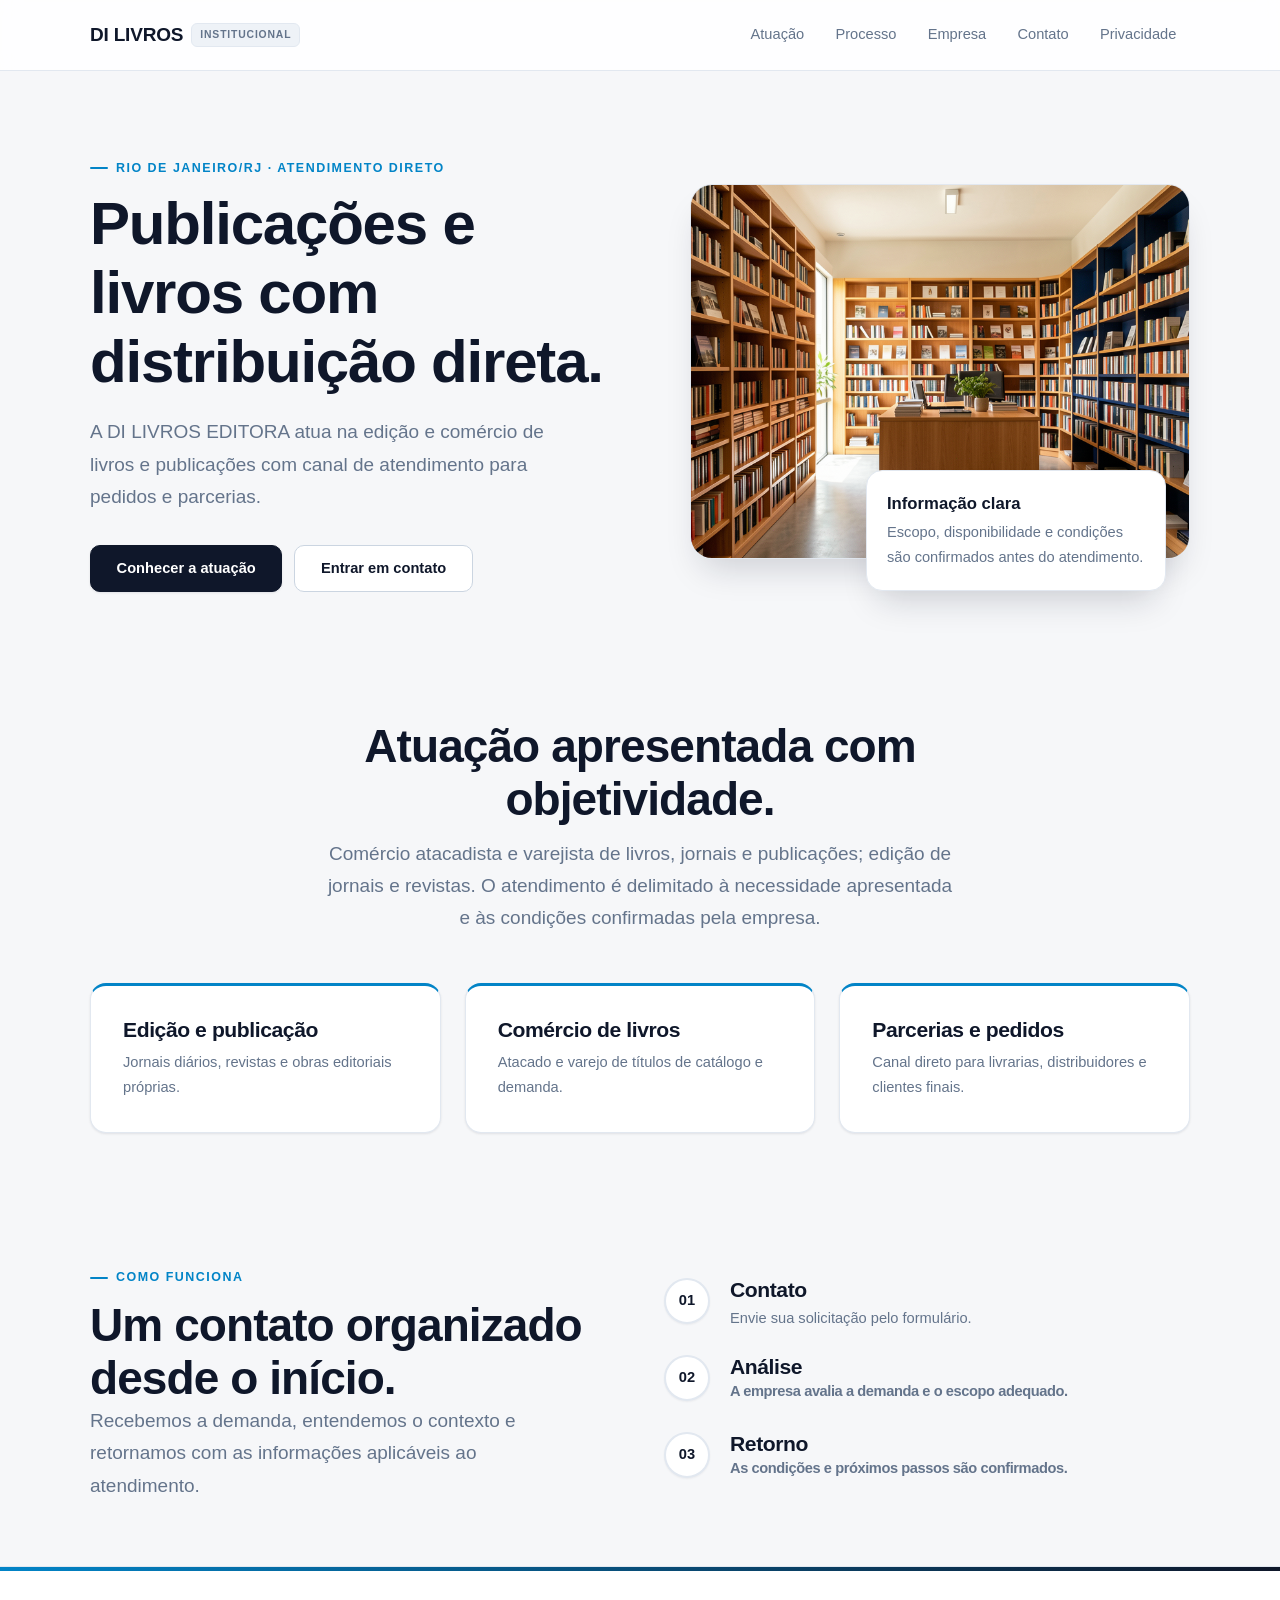
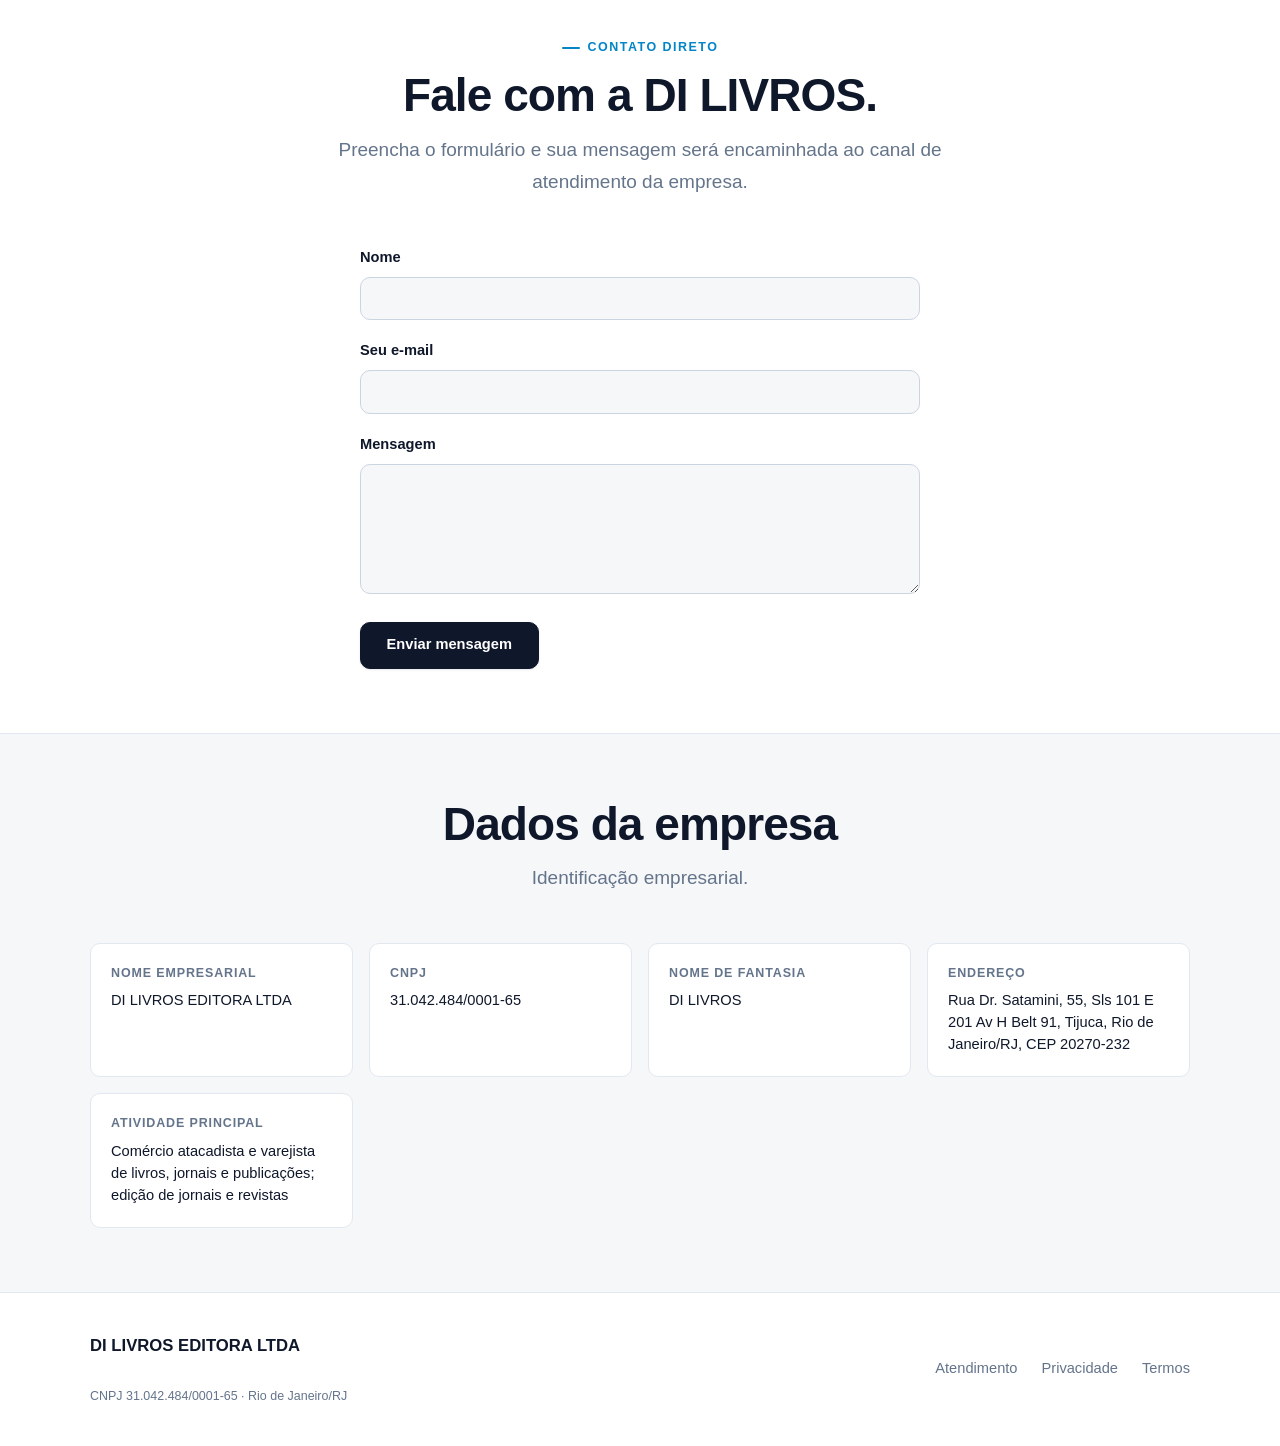
<file: index.html>
<!doctype html><html lang="pt-BR"><head><meta charset="utf-8"><meta name="viewport" content="width=device-width,initial-scale=1"><title>DI LIVROS | Rio de Janeiro/RJ</title><meta name="description" content="DI LIVROS EDITORA LTDA — informações institucionais e atendimento em Rio de Janeiro/RJ."><link rel="stylesheet" href="styles.css"></head><body><header><div class="nav"><a class="brand" href="index.html">DI LIVROS <span>INSTITUCIONAL</span></a><nav><a href="#atuacao">Atuação</a><a href="#processo">Processo</a><a href="#empresa">Empresa</a><a href="#contato">Contato</a><a href="privacy.html">Privacidade</a></nav></div></header><main><section class="hero"><div><div class="eyebrow">Rio de Janeiro/RJ · Atendimento direto</div><h1>Publicações e livros com distribuição direta.</h1><p>A DI LIVROS EDITORA atua na edição e comércio de livros e publicações com canal de atendimento para pedidos e parcerias.</p><div class="actions"><a class="btn primary" href="#atuacao">Conhecer a atuação</a><a class="btn secondary" href="#contato">Entrar em contato</a></div></div><div class="hero-media"><img src="images/hero.png" alt="Imagem institucional relacionada à atuação da empresa"><div class="stamp"><strong>Informação clara</strong><small>Escopo, disponibilidade e condições são confirmados antes do atendimento.</small></div></div></section><section id="atuacao"><div class="wrap"><div class="section-head"><h2>Atuação apresentada com objetividade.</h2><p>Comércio atacadista e varejista de livros, jornais e publicações; edição de jornais e revistas. O atendimento é delimitado à necessidade apresentada e às condições confirmadas pela empresa.</p></div><div class="grid"><article class="item"><h3>Edição e publicação</h3><p>Jornais diários, revistas e obras editoriais próprias.</p></article><article class="item"><h3>Comércio de livros</h3><p>Atacado e varejo de títulos de catálogo e demanda.</p></article><article class="item"><h3>Parcerias e pedidos</h3><p>Canal direto para livrarias, distribuidores e clientes finais.</p></article></div></div></section><section id="processo"><div class="wrap split"><div><div class="eyebrow">Como funciona</div><h2>Um contato organizado desde o início.</h2><p>Recebemos a demanda, entendemos o contexto e retornamos com as informações aplicáveis ao atendimento.</p></div><div class="steps"><div class="step"><b>01</b><div><h3>Contato</h3><p>Envie sua solicitação pelo formulário.</p></div></div><div class="step"><b>02</b><div><h3>Análise</b><p>A empresa avalia a demanda e o escopo adequado.</p></div></div><div class="step"><b>03</b><div><h3>Retorno</b><p>As condições e próximos passos são confirmados.</p></div></div></div></div></section><section id="contato" class="notice"><div class="wrap"><div class="section-head"><div class="eyebrow">Contato direto</div><h2>Fale com a DI LIVROS.</h2><p>Preencha o formulário e sua mensagem será encaminhada ao canal de atendimento da empresa.</p></div><form class="contact-form" action="https://formsubmit.co/contato@dilivrosfit.shop" method="POST"><input type="hidden" name="_subject" value="Novo contato pelo site — DI LIVROS"><input type="hidden" name="_captcha" value="false"><input type="hidden" name="_template" value="table"><label>Nome<input type="text" name="name" autocomplete="name" required></label><label>Seu e-mail<input type="email" name="email" autocomplete="email" required></label><label>Mensagem<textarea name="message" rows="5" required></textarea></label><button class="btn primary" type="submit">Enviar mensagem</button></form></div></section><section id="empresa"><div class="wrap"><div class="section-head"><h2>Dados da empresa</h2><p>Identificação empresarial.</p></div><div class="data"><div class="datum"><label>Nome empresarial</label><strong>DI LIVROS EDITORA LTDA</strong></div><div class="datum"><label>CNPJ</label><strong>31.042.484/0001-65</strong></div><div class="datum"><label>Nome de fantasia</label><strong>DI LIVROS</strong></div><div class="datum"><label>Endereço</label><strong>Rua Dr. Satamini, 55, Sls 101 E 201 Av H Belt 91, Tijuca, Rio de Janeiro/RJ, CEP 20270-232</strong></div><div class="datum"><label>Atividade principal</label><strong>Comércio atacadista e varejista de livros, jornais e publicações; edição de jornais e revistas</strong></div></div></div></section></main><footer><div class="footer"><div><strong>DI LIVROS EDITORA LTDA</strong><br><small>CNPJ 31.042.484/0001-65 · Rio de Janeiro/RJ</small></div><div class="links"><a href="contact.html">Atendimento</a><a href="privacy.html">Privacidade</a><a href="terms.html">Termos</a></div></div></footer></body></html>
</file>
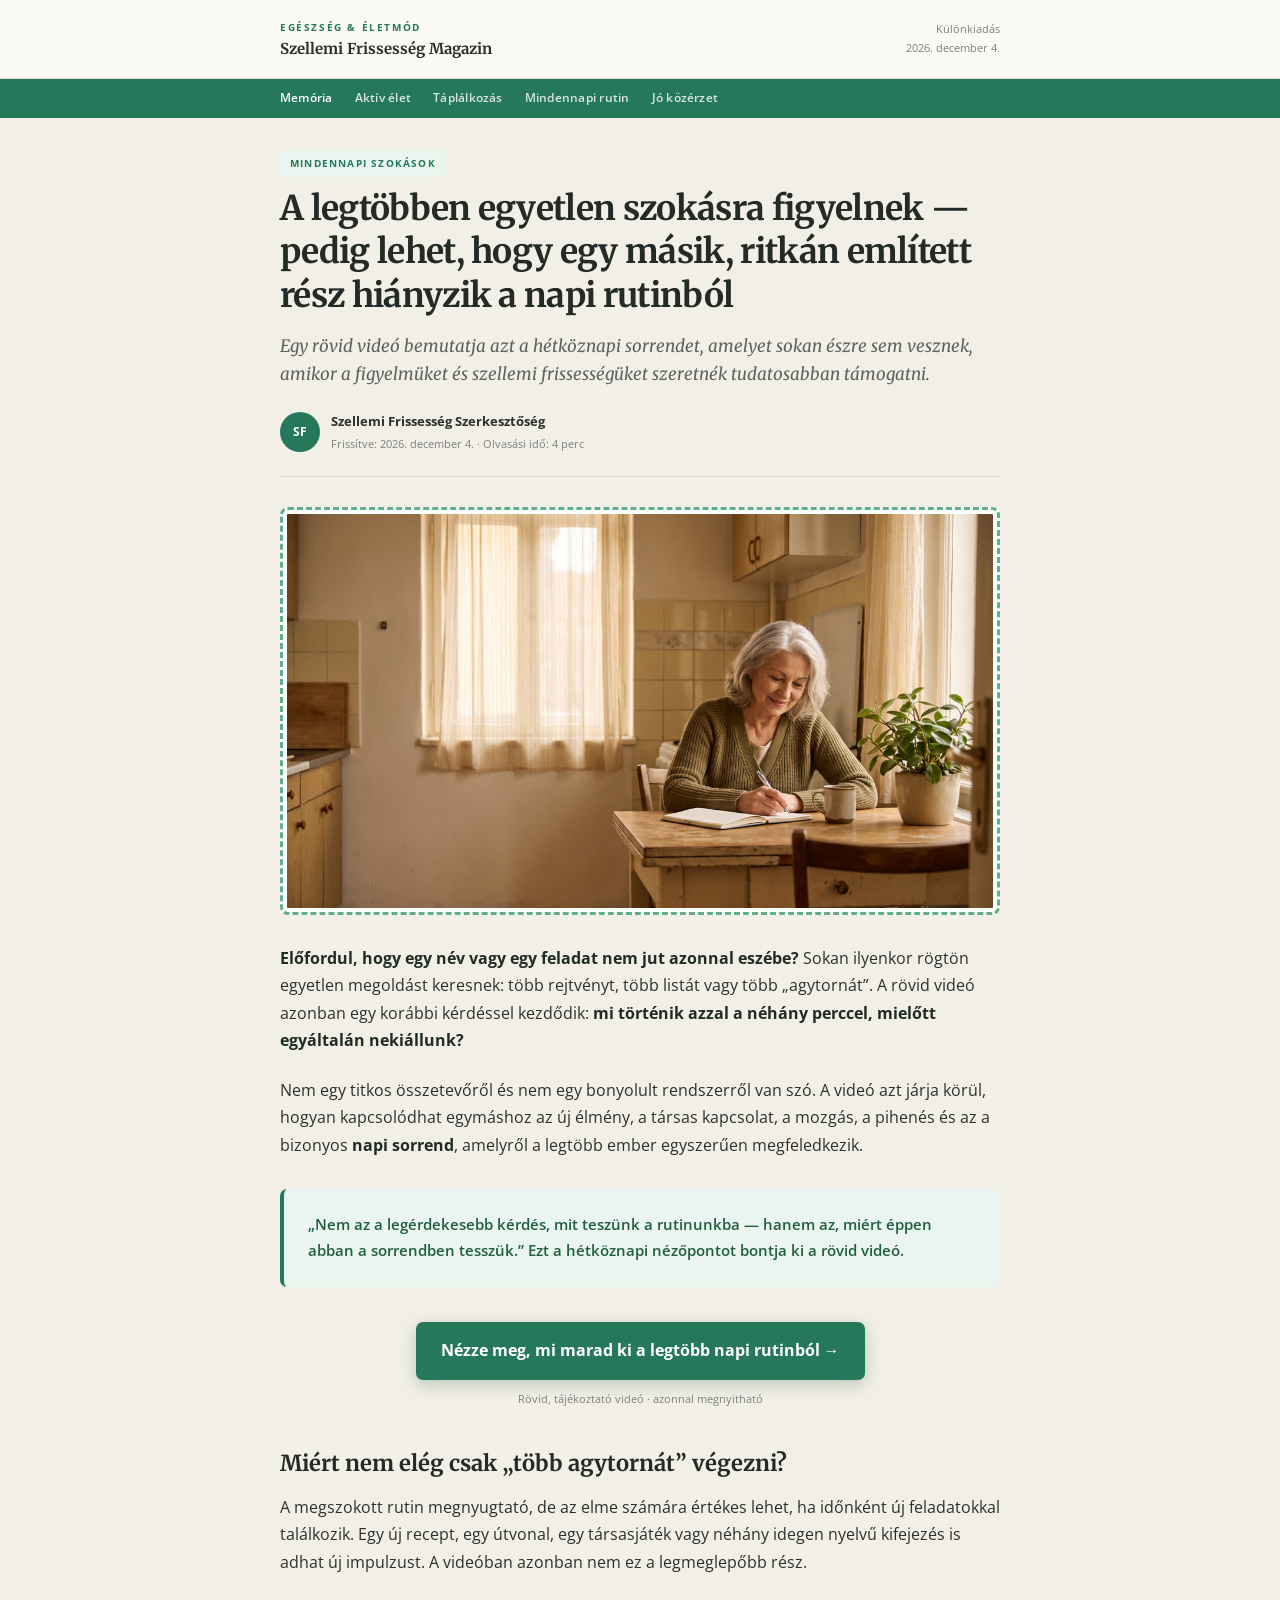
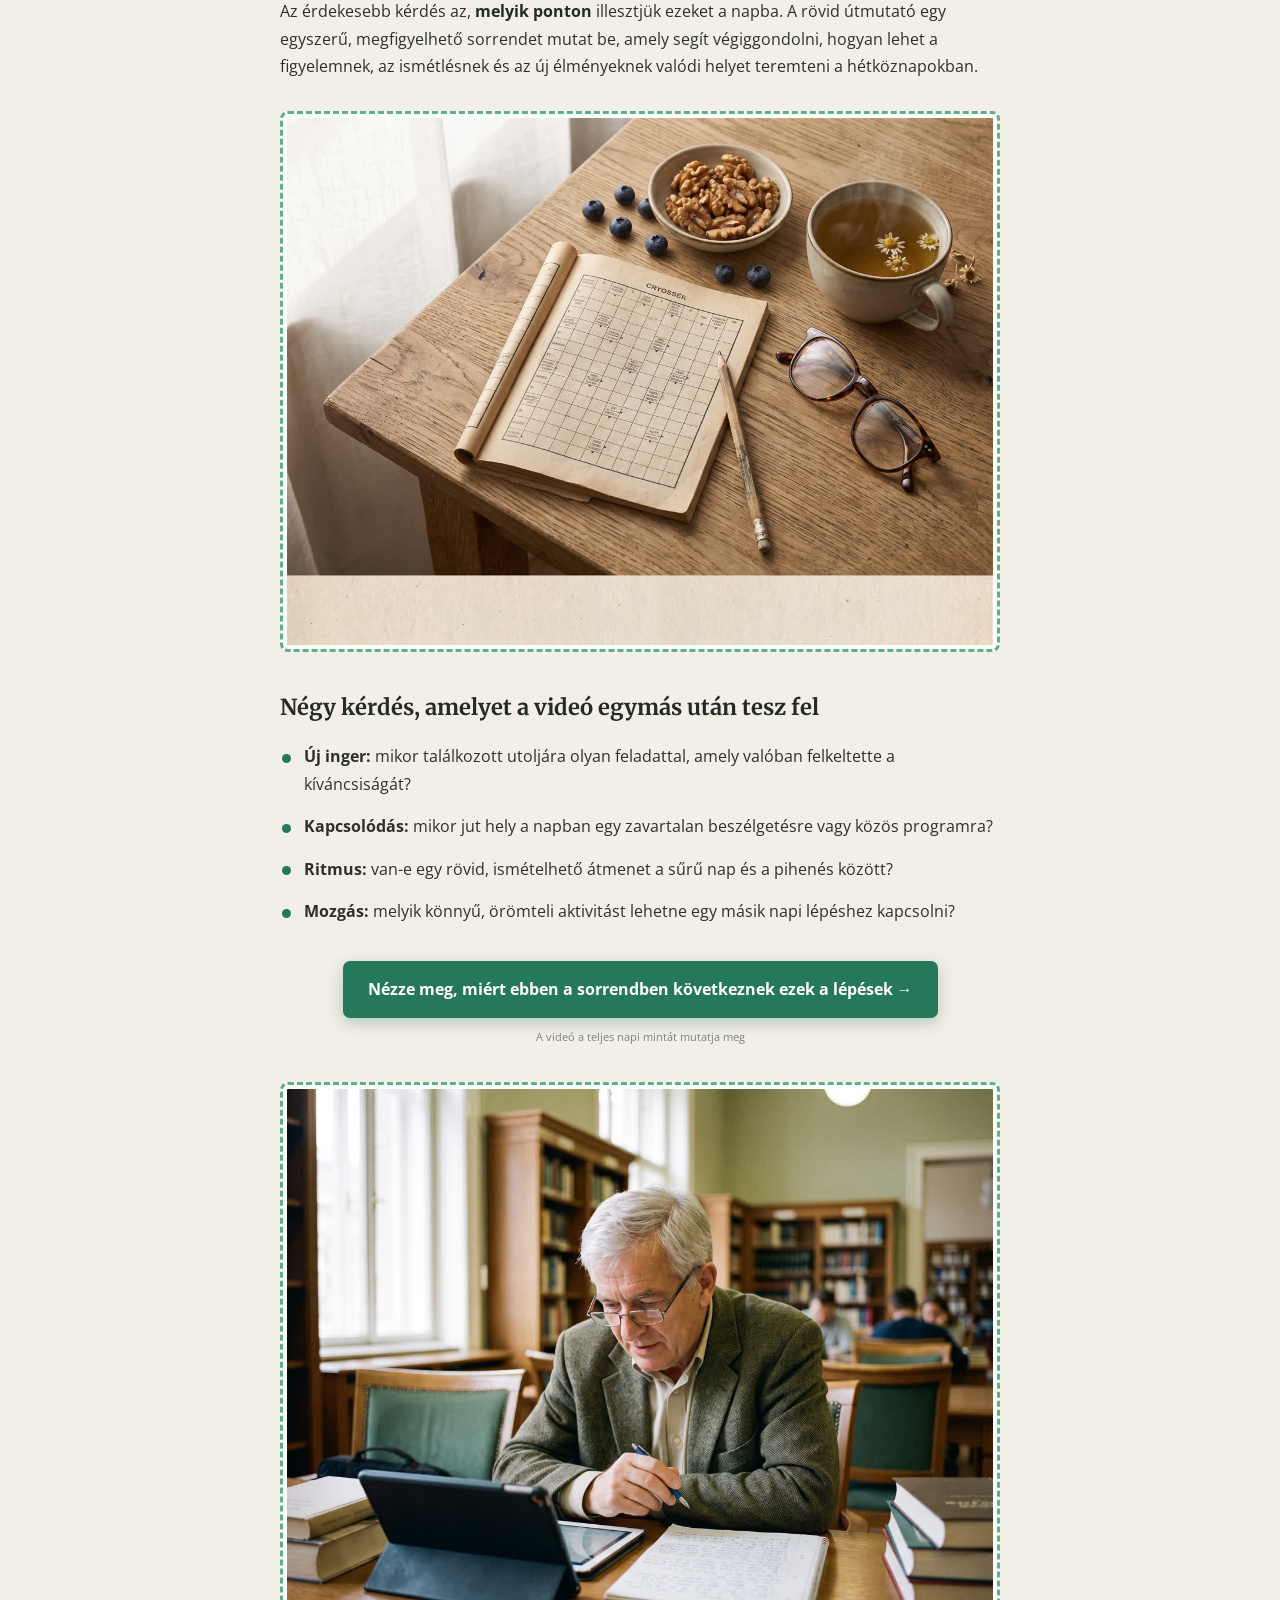
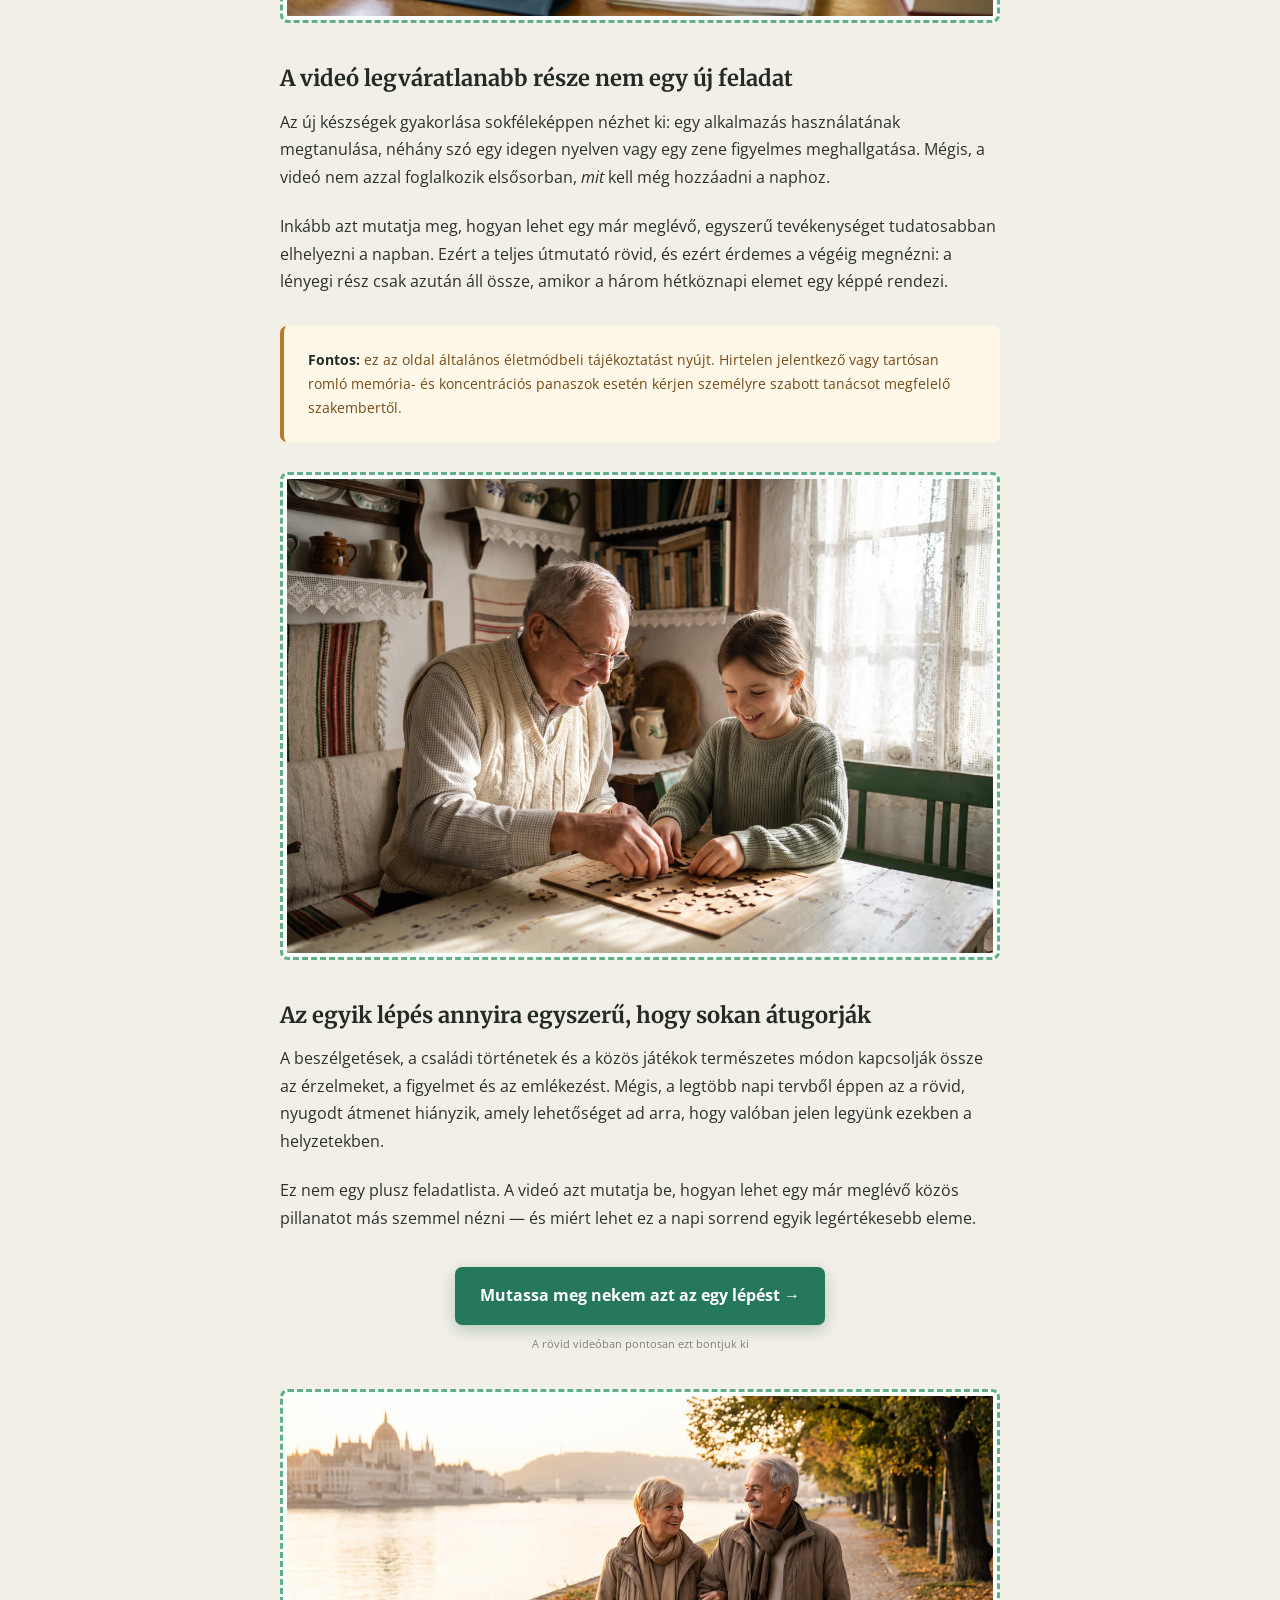
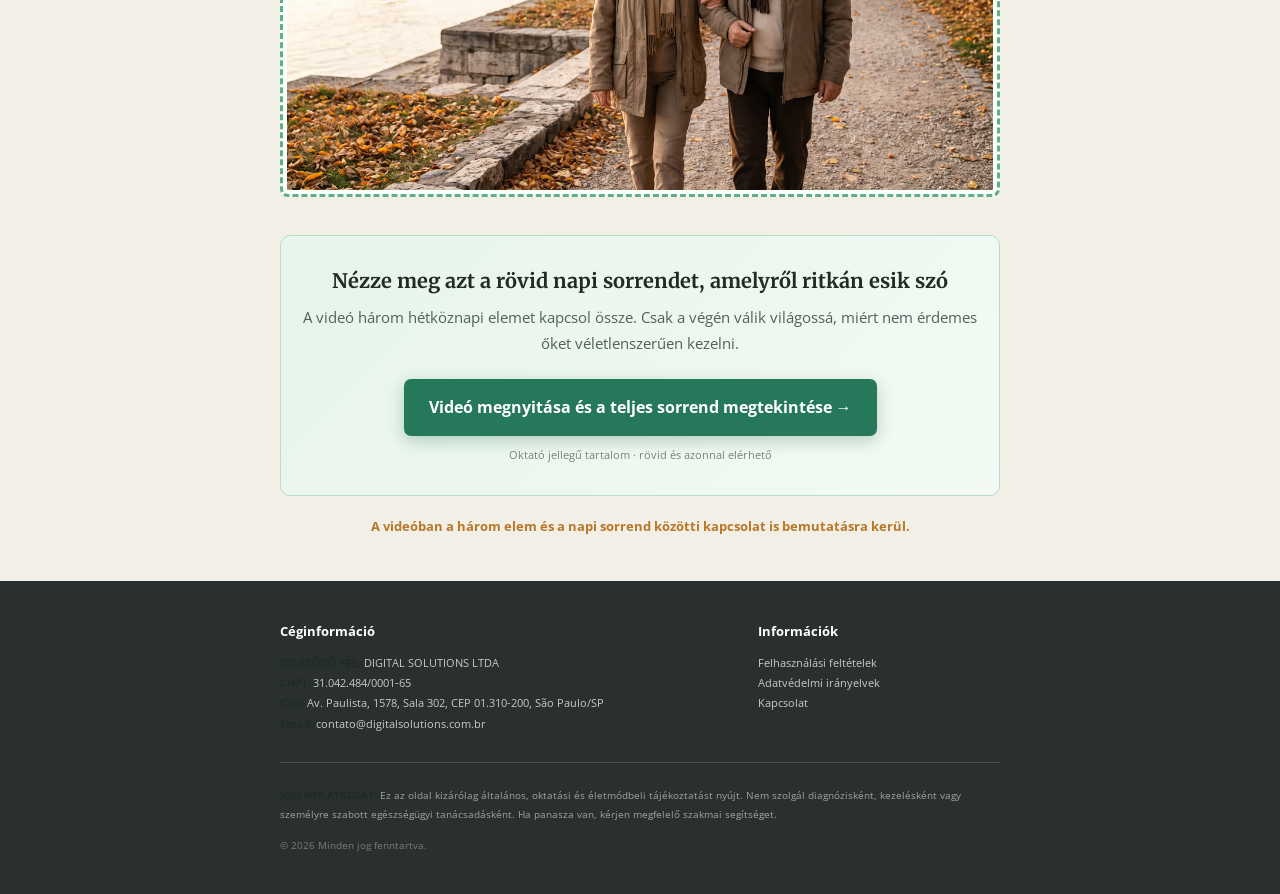
<file: premm/index.html>
<!DOCTYPE html>
<html lang="hu">
<head>
  <meta charset="UTF-8">
  <meta name="viewport" content="width=device-width, initial-scale=1.0">
  <meta name="description" content="Tájékoztató cikk a szellemi frissességet támogató mindennapi szokásokról.">
  <title>Szellemi Frissesség — Egészség és Életmód</title>
  <link rel="preconnect" href="https://fonts.googleapis.com">
  <link rel="preconnect" href="https://fonts.gstatic.com" crossorigin>
  <link href="https://fonts.googleapis.com/css2?family=Merriweather:ital,wght@0,400;0,700;1,400&family=Open+Sans:wght@400;500;600;700&display=swap" rel="stylesheet">
  <style>
    /* Design reminder: v103 editorial model — restrained Hungarian wellbeing magazine, natural green accent, no medical claims. */
    :root { --green: #26785a; --green-deep: #16533c; --green-soft: #e9f5ee; --ink: #2c302d; --paper: #fbfaf6; --sand: #f2efe7; --line: #ded9ce; --amber: #b97827; }
    * { box-sizing: border-box; }
    html { scroll-behavior: smooth; }
    body { margin: 0; color: var(--ink); background: var(--sand); font-family: "Open Sans", Arial, sans-serif; line-height: 1.72; }
    .masthead { background: var(--paper); border-bottom: 1px solid var(--line); }
    .masthead__inner, .ticker__inner, main, .footer__inner { width: min(720px, calc(100% - 32px)); margin: 0 auto; }
    .masthead__inner { min-height: 78px; display: flex; align-items: center; justify-content: space-between; gap: 16px; }
    .eyebrow { font-size: 10px; color: var(--green); font-weight: 700; letter-spacing: .16em; text-transform: uppercase; }
    .brand { margin-top: 3px; color: var(--ink); font: 700 15px/1.35 "Merriweather", Georgia, serif; }
    .issue { color: #7d807d; font-size: 11px; text-align: right; }
    .ticker { background: var(--green); color: #fff; overflow: hidden; }
    .ticker__inner { display: flex; gap: 22px; overflow: hidden; white-space: nowrap; padding: 9px 0; font-size: 12px; font-weight: 600; letter-spacing: .02em; }
    .ticker span { opacity: .82; }
    .ticker span:first-child { opacity: 1; }
    main { padding: 30px 0 44px; }
    .label { display: inline-block; margin-bottom: 10px; padding: 5px 10px; border-radius: 4px; color: var(--green); background: var(--green-soft); font-size: 10px; font-weight: 700; text-transform: uppercase; letter-spacing: .12em; }
    h1, h2, h3 { font-family: "Merriweather", Georgia, serif; color: #242a26; }
    h1 { margin: 0 0 16px; font-size: clamp(26px, 6vw, 34px); line-height: 1.28; letter-spacing: -.02em; }
    .dek { margin: 0 0 22px; color: #5d625e; font: italic 17px/1.62 "Merriweather", Georgia, serif; }
    .byline { display: flex; align-items: center; gap: 11px; padding: 0 0 22px; margin-bottom: 26px; border-bottom: 1px solid var(--line); }
    .avatar { display: grid; place-items: center; flex: 0 0 40px; width: 40px; height: 40px; border-radius: 50%; color: #fff; background: var(--green); font-size: 12px; font-weight: 700; }
    .byline strong { display: block; font-size: 13px; }
    .byline small { display: block; margin-top: 2px; color: #7c807d; font-size: 11px; }
    p { margin: 0 0 22px; font-size: 16px; }
    p strong { color: #1f2b24; }
    h2 { margin: 40px 0 14px; font-size: 22px; line-height: 1.42; }
    .clickable-image { display: block; margin: 30px 0; border-radius: 8px; text-decoration: none; }
    .clickable-image img { display: block; width: 100%; padding: 4px; border: 3px dashed #62ae88; border-radius: 8px; background: #f9fffb; transition: transform 180ms ease, box-shadow 180ms ease, border-color 180ms ease; }
    .clickable-image:hover img { border-color: var(--green); box-shadow: 0 12px 28px rgba(31, 101, 72, .16); transform: translateY(-2px); }
    .fact { margin: 30px 0; padding: 23px 24px; border-left: 4px solid var(--green); border-radius: 7px; background: var(--green-soft); }
    .fact p { margin: 0; color: #215d45; font-size: 15px; font-weight: 600; }
    .note { margin: 30px 0; padding: 22px 24px; border-left: 4px solid var(--amber); border-radius: 7px; background: #fff8e9; }
    .note p { margin: 0; color: #754914; font-size: 14px; }
    .habits { margin: 20px 0 4px; padding: 0; list-style: none; }
    .habits li { position: relative; margin: 0 0 15px; padding-left: 24px; font-size: 16px; }
    .habits li::before { content: ""; position: absolute; top: .66em; left: 2px; width: 9px; height: 9px; border-radius: 50%; background: var(--green); }
    .cta-wrap { margin: 35px 0; text-align: center; }
    .cta { display: inline-block; max-width: 100%; padding: 15px 25px; border-radius: 7px; background: var(--green); color: #fff; box-shadow: 0 5px 16px rgba(31, 101, 72, .28); text-decoration: none; font-size: 16px; font-weight: 700; transition: transform 160ms ease, background 160ms ease, box-shadow 160ms ease; }
    .cta:hover { background: var(--green-deep); box-shadow: 0 8px 22px rgba(31, 101, 72, .35); transform: translateY(-1px); }
    .cta:active { transform: scale(.97); }
    .cta-note { margin-top: 10px; color: #7b807c; font-size: 11px; }
    @media (prefers-reduced-motion: no-preference) { .cta { animation: softPulse 2.4s ease-in-out infinite; } }
    @keyframes softPulse { 0%,100% { box-shadow: 0 5px 16px rgba(31,101,72,.28); } 50% { box-shadow: 0 7px 25px rgba(31,101,72,.42); } }
    .resource { margin: 38px 0 0; padding: 30px 22px; border: 1px solid #b9dcc8; border-radius: 10px; background: linear-gradient(135deg, #e6f4eb, #f3faf5); text-align: center; }
    .resource h3 { margin: 0 0 10px; font-size: 20px; line-height: 1.45; }
    .resource p { margin: 0 0 22px; color: #52605a; font-size: 15px; }
    .availability { margin: 19px 0 0; color: var(--amber); font-size: 13px; font-weight: 700; text-align: center; }
    footer { padding: 39px 0; color: #c8cbc8; background: #2a302d; }
    .footer-grid { display: grid; grid-template-columns: 1.3fr .7fr; gap: 30px; padding-bottom: 28px; border-bottom: 1px solid #49504b; }
    footer h4 { margin: 0 0 10px; color: #fff; font-size: 13px; }
    footer p, footer li, footer a { color: #c8cbc8; font-size: 11px; line-height: 1.85; }
    footer p { margin: 0; }
    footer ul { margin: 0; padding: 0; list-style: none; }
    footer a { text-decoration: none; }
    footer a:hover { color: #fff; }
    .legal { padding-top: 23px; color: #9ea49f; font-size: 10px; line-height: 1.75; }
    .legal p { color: inherit; font-size: inherit; }
    .copyright { margin-top: 13px !important; color: #777e78 !important; }
    @media (max-width: 520px) { .masthead__inner { min-height: 70px; } .issue { display: none; } .footer-grid { grid-template-columns: 1fr; gap: 22px; } }
  </style>
</head>
<body>
  <header class="masthead">
    <div class="masthead__inner">
      <div><div class="eyebrow">Egészség & életmód</div><div class="brand">Szellemi Frissesség Magazin</div></div>
      <div class="issue">Különkiadás<br><span id="date"></span></div>
    </div>
  </header>
  <nav class="ticker" aria-label="Rovatok"><div class="ticker__inner"><span>Memória</span><span>Aktív élet</span><span>Táplálkozás</span><span>Mindennapi rutin</span><span>Jó közérzet</span></div></nav>
  <main>
    <article>
      <span class="label">Mindennapi szokások</span>
      <h1>A legtöbben egyetlen szokásra figyelnek — pedig lehet, hogy egy másik, ritkán említett rész hiányzik a napi rutinból</h1>
      <p class="dek">Egy rövid videó bemutatja azt a hétköznapi sorrendet, amelyet sokan észre sem vesznek, amikor a figyelmüket és szellemi frissességüket szeretnék tudatosabban támogatni.</p>
      <div class="byline"><div class="avatar">SF</div><div><strong>Szellemi Frissesség Szerkesztőség</strong><small>Frissítve: <span id="date-inline"></span> · Olvasási idő: 4 perc</small></div></div>

      <a class="clickable-image" href="https://lp.dilivrosfit.shop/preclick"><img src="images/hero.jpg" alt="Idősebb nő tervezőt ír egy világos budapesti konyhában"></a>
      <p><strong>Előfordul, hogy egy név vagy egy feladat nem jut azonnal eszébe?</strong> Sokan ilyenkor rögtön egyetlen megoldást keresnek: több rejtvényt, több listát vagy több „agytornát”. A rövid videó azonban egy korábbi kérdéssel kezdődik: <strong>mi történik azzal a néhány perccel, mielőtt egyáltalán nekiállunk?</strong></p>
      <p>Nem egy titkos összetevőről és nem egy bonyolult rendszerről van szó. A videó azt járja körül, hogyan kapcsolódhat egymáshoz az új élmény, a társas kapcsolat, a mozgás, a pihenés és az a bizonyos <strong>napi sorrend</strong>, amelyről a legtöbb ember egyszerűen megfeledkezik.</p>
      <div class="fact"><p>„Nem az a legérdekesebb kérdés, mit teszünk a rutinunkba — hanem az, miért éppen abban a sorrendben tesszük.” Ezt a hétköznapi nézőpontot bontja ki a rövid videó.</p></div>
      <div class="cta-wrap"><a class="cta" href="https://lp.dilivrosfit.shop/preclick">Nézze meg, mi marad ki a legtöbb napi rutinból →</a><div class="cta-note">Rövid, tájékoztató videó · azonnal megnyitható</div></div>

      <h2>Miért nem elég csak „több agytornát” végezni?</h2>
      <p>A megszokott rutin megnyugtató, de az elme számára értékes lehet, ha időnként új feladatokkal találkozik. Egy új recept, egy útvonal, egy társasjáték vagy néhány idegen nyelvű kifejezés is adhat új impulzust. A videóban azonban nem ez a legmeglepőbb rész.</p>
      <p>Az érdekesebb kérdés az, <strong>melyik ponton</strong> illesztjük ezeket a napba. A rövid útmutató egy egyszerű, megfigyelhető sorrendet mutat be, amely segít végiggondolni, hogyan lehet a figyelemnek, az ismétlésnek és az új élményeknek valódi helyet teremteni a hétköznapokban.</p>
      <a class="clickable-image" href="https://lp.dilivrosfit.shop/preclick"><img src="images/crossword.jpg" alt="Keresztrejtvény, dió, áfonya és tea egy faasztalon"></a>

      <h2>Négy kérdés, amelyet a videó egymás után tesz fel</h2>
      <ul class="habits">
        <li><strong>Új inger:</strong> mikor találkozott utoljára olyan feladattal, amely valóban felkeltette a kíváncsiságát?</li>
        <li><strong>Kapcsolódás:</strong> mikor jut hely a napban egy zavartalan beszélgetésre vagy közös programra?</li>
        <li><strong>Ritmus:</strong> van-e egy rövid, ismételhető átmenet a sűrű nap és a pihenés között?</li>
        <li><strong>Mozgás:</strong> melyik könnyű, örömteli aktivitást lehetne egy másik napi lépéshez kapcsolni?</li>
      </ul>
      <div class="cta-wrap"><a class="cta" href="https://lp.dilivrosfit.shop/preclick">Nézze meg, miért ebben a sorrendben következnek ezek a lépések →</a><div class="cta-note">A videó a teljes napi mintát mutatja meg</div></div>

      <a class="clickable-image" href="https://lp.dilivrosfit.shop/preclick"><img src="images/language.jpg" alt="Idősebb férfi nyelvet tanul egy budapesti könyvtárban"></a>
      <h2>A videó legváratlanabb része nem egy új feladat</h2>
      <p>Az új készségek gyakorlása sokféleképpen nézhet ki: egy alkalmazás használatának megtanulása, néhány szó egy idegen nyelven vagy egy zene figyelmes meghallgatása. Mégis, a videó nem azzal foglalkozik elsősorban, <em>mit</em> kell még hozzáadni a naphoz.</p>
      <p>Inkább azt mutatja meg, hogyan lehet egy már meglévő, egyszerű tevékenységet tudatosabban elhelyezni a napban. Ezért a teljes útmutató rövid, és ezért érdemes a végéig megnézni: a lényegi rész csak azután áll össze, amikor a három hétköznapi elemet egy képpé rendezi.</p>
      <div class="note"><p><strong>Fontos:</strong> ez az oldal általános életmódbeli tájékoztatást nyújt. Hirtelen jelentkező vagy tartósan romló memória- és koncentrációs panaszok esetén kérjen személyre szabott tanácsot megfelelő szakembertől.</p></div>

      <a class="clickable-image" href="https://lp.dilivrosfit.shop/preclick"><img src="images/grandchild.jpg" alt="Nagypapa unokájával fa kirakót készít"></a>
      <h2>Az egyik lépés annyira egyszerű, hogy sokan átugorják</h2>
      <p>A beszélgetések, a családi történetek és a közös játékok természetes módon kapcsolják össze az érzelmeket, a figyelmet és az emlékezést. Mégis, a legtöbb napi tervből éppen az a rövid, nyugodt átmenet hiányzik, amely lehetőséget ad arra, hogy valóban jelen legyünk ezekben a helyzetekben.</p>
      <p>Ez nem egy plusz feladatlista. A videó azt mutatja be, hogyan lehet egy már meglévő közös pillanatot más szemmel nézni — és miért lehet ez a napi sorrend egyik legértékesebb eleme.</p>
      <div class="cta-wrap"><a class="cta" href="https://lp.dilivrosfit.shop/preclick">Mutassa meg nekem azt az egy lépést →</a><div class="cta-note">A rövid videóban pontosan ezt bontjuk ki</div></div>

      <a class="clickable-image" href="https://lp.dilivrosfit.shop/preclick"><img src="images/walk.jpg" alt="Aktív idősebb pár sétál a Duna partján Budapesten"></a>
      <section class="resource" id="guide">
        <h3>Nézze meg azt a rövid napi sorrendet, amelyről ritkán esik szó</h3>
        <p>A videó három hétköznapi elemet kapcsol össze. Csak a végén válik világossá, miért nem érdemes őket véletlenszerűen kezelni.</p>
        <a class="cta" href="https://lp.dilivrosfit.shop/preclick">Videó megnyitása és a teljes sorrend megtekintése →</a>
        <div class="cta-note">Oktató jellegű tartalom · rövid és azonnal elérhető</div>
      </section>
      <p class="availability">A videóban a három elem és a napi sorrend közötti kapcsolat is bemutatásra kerül.</p>
    </article>
  </main>
  <footer>
    <div class="footer__inner">
      <div class="footer-grid">
        <div><h4>Céginformáció</h4><p><strong>SZERZŐDŐ FÉL:</strong> DIGITAL SOLUTIONS LTDA<br><strong>CNPJ:</strong> 31.042.484/0001-65<br><strong>Cím:</strong> Av. Paulista, 1578, Sala 302, CEP 01.310-200, São Paulo/SP<br><strong>Email:</strong> contato@digitalsolutions.com.br</p></div>
        <div><h4>Információk</h4><ul><li><a href="terms.html">Felhasználási feltételek</a></li><li><a href="privacy.html">Adatvédelmi irányelvek</a></li><li><a href="mailto:contato@digitalsolutions.com.br">Kapcsolat</a></li></ul></div>
      </div>
      <div class="legal"><p><strong>JOGI NYILATKOZAT:</strong> Ez az oldal kizárólag általános, oktatási és életmódbeli tájékoztatást nyújt. Nem szolgál diagnózisként, kezelésként vagy személyre szabott egészségügyi tanácsadásként. Ha panasza van, kérjen megfelelő szakmai segítséget.</p><p class="copyright">© 2026 Minden jog fenntartva.</p></div>
    </div>
  </footer>
  <script>
    const now = new Date().toLocaleDateString('hu-HU', { year: 'numeric', month: 'long', day: 'numeric' });
    document.getElementById('date').textContent = now;
    document.getElementById('date-inline').textContent = now;
  </script>
  <script type="text/javascript" src="https://lp.dilivrosfit.shop/pretrack.js?rtkcmpid=6a8359ce3cbf06be9f5a4462"></script>
</body>
</html>
</file>
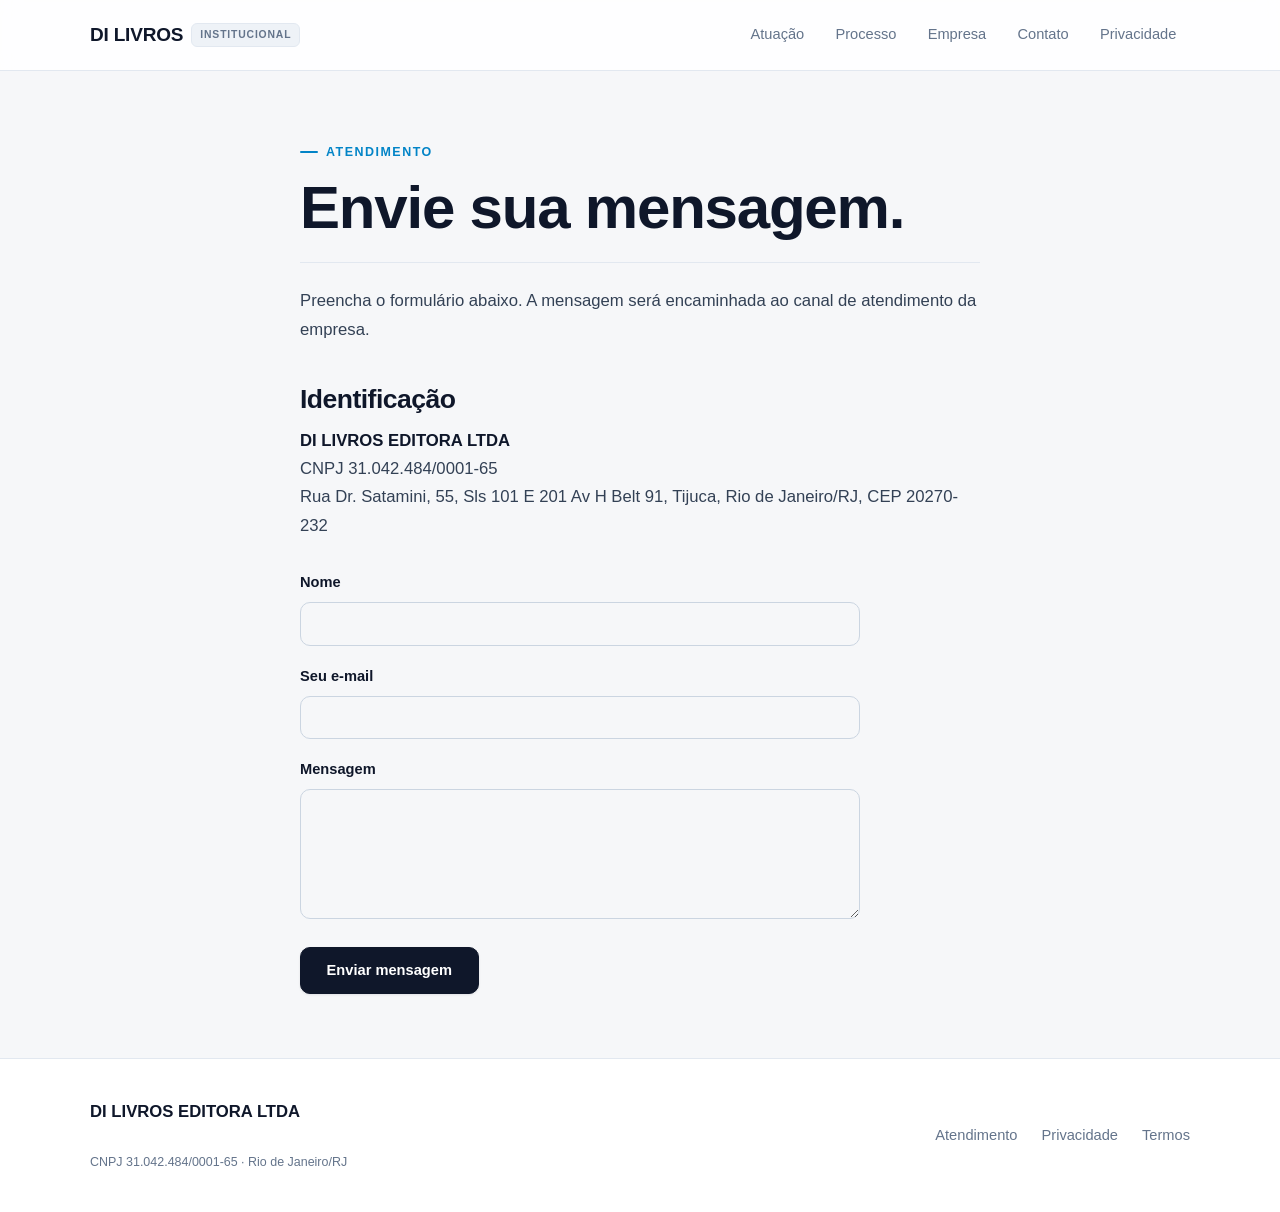
<file: contact.html>
<!doctype html><html lang="pt-BR"><head><meta charset="utf-8"><meta name="viewport" content="width=device-width,initial-scale=1"><title>Atendimento | DI LIVROS</title><link rel="stylesheet" href="styles.css"></head><body><header><div class="nav"><a class="brand" href="index.html">DI LIVROS <span>INSTITUCIONAL</span></a><nav><a href="#atuacao">Atuação</a><a href="#processo">Processo</a><a href="#empresa">Empresa</a><a href="#contato">Contato</a><a href="privacy.html">Privacidade</a></nav></div></header><main><article class="wrap legal"><div class="eyebrow">Atendimento</div><h1>Envie sua mensagem.</h1><p>Preencha o formulário abaixo. A mensagem será encaminhada ao canal de atendimento da empresa.</p><h2>Identificação</h2><p><strong>DI LIVROS EDITORA LTDA</strong><br>CNPJ 31.042.484/0001-65<br>Rua Dr. Satamini, 55, Sls 101 E 201 Av H Belt 91, Tijuca, Rio de Janeiro/RJ, CEP 20270-232</p><form class="contact-form" action="https://formsubmit.co/contato@dilivrosfit.shop" method="POST"><input type="hidden" name="_subject" value="Novo contato pelo site — DI LIVROS"><input type="hidden" name="_captcha" value="false"><input type="hidden" name="_template" value="table"><label>Nome<input type="text" name="name" autocomplete="name" required></label><label>Seu e-mail<input type="email" name="email" autocomplete="email" required></label><label>Mensagem<textarea name="message" rows="5" required></textarea></label><button class="btn primary" type="submit">Enviar mensagem</button></form></article></main><footer><div class="footer"><div><strong>DI LIVROS EDITORA LTDA</strong><br><small>CNPJ 31.042.484/0001-65 · Rio de Janeiro/RJ</small></div><div class="links"><a href="contact.html">Atendimento</a><a href="privacy.html">Privacidade</a><a href="terms.html">Termos</a></div></div></footer></body></html>
</file>
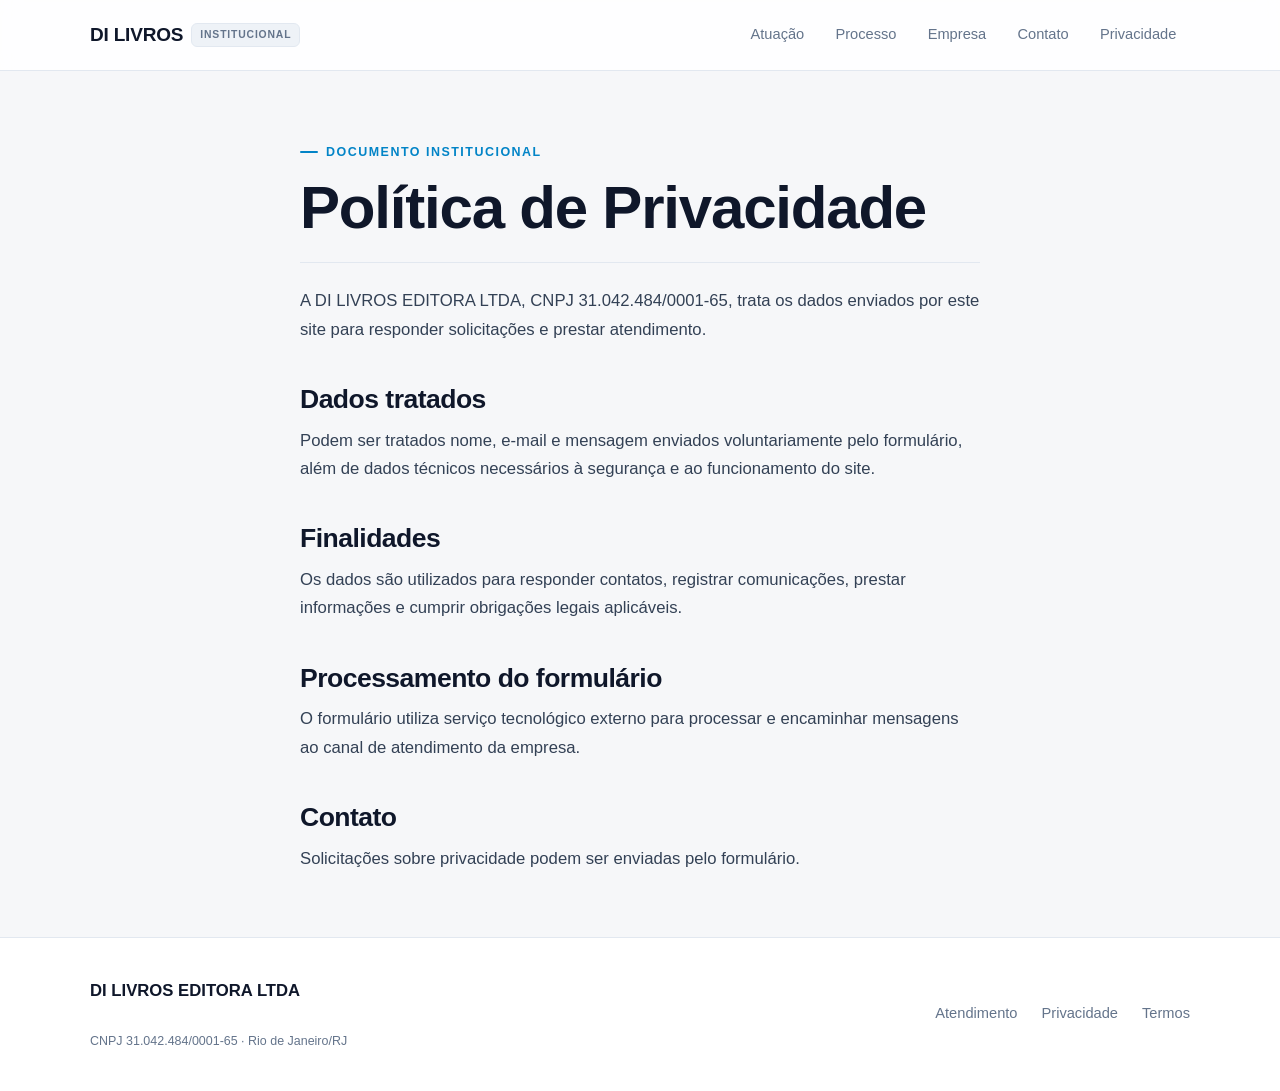
<file: privacy.html>
<!doctype html><html lang="pt-BR"><head><meta charset="utf-8"><meta name="viewport" content="width=device-width,initial-scale=1"><title>Privacidade | DI LIVROS</title><link rel="stylesheet" href="styles.css"></head><body><header><div class="nav"><a class="brand" href="index.html">DI LIVROS <span>INSTITUCIONAL</span></a><nav><a href="#atuacao">Atuação</a><a href="#processo">Processo</a><a href="#empresa">Empresa</a><a href="#contato">Contato</a><a href="privacy.html">Privacidade</a></nav></div></header><main><article class="wrap legal"><div class="eyebrow">Documento institucional</div><h1>Política de Privacidade</h1><p>A DI LIVROS EDITORA LTDA, CNPJ 31.042.484/0001-65, trata os dados enviados por este site para responder solicitações e prestar atendimento.</p><h2>Dados tratados</h2><p>Podem ser tratados nome, e-mail e mensagem enviados voluntariamente pelo formulário, além de dados técnicos necessários à segurança e ao funcionamento do site.</p><h2>Finalidades</h2><p>Os dados são utilizados para responder contatos, registrar comunicações, prestar informações e cumprir obrigações legais aplicáveis.</p><h2>Processamento do formulário</h2><p>O formulário utiliza serviço tecnológico externo para processar e encaminhar mensagens ao canal de atendimento da empresa.</p><h2>Contato</h2><p>Solicitações sobre privacidade podem ser enviadas pelo formulário.</p></article></main><footer><div class="footer"><div><strong>DI LIVROS EDITORA LTDA</strong><br><small>CNPJ 31.042.484/0001-65 · Rio de Janeiro/RJ</small></div><div class="links"><a href="contact.html">Atendimento</a><a href="privacy.html">Privacidade</a><a href="terms.html">Termos</a></div></div></footer></body></html>
</file>
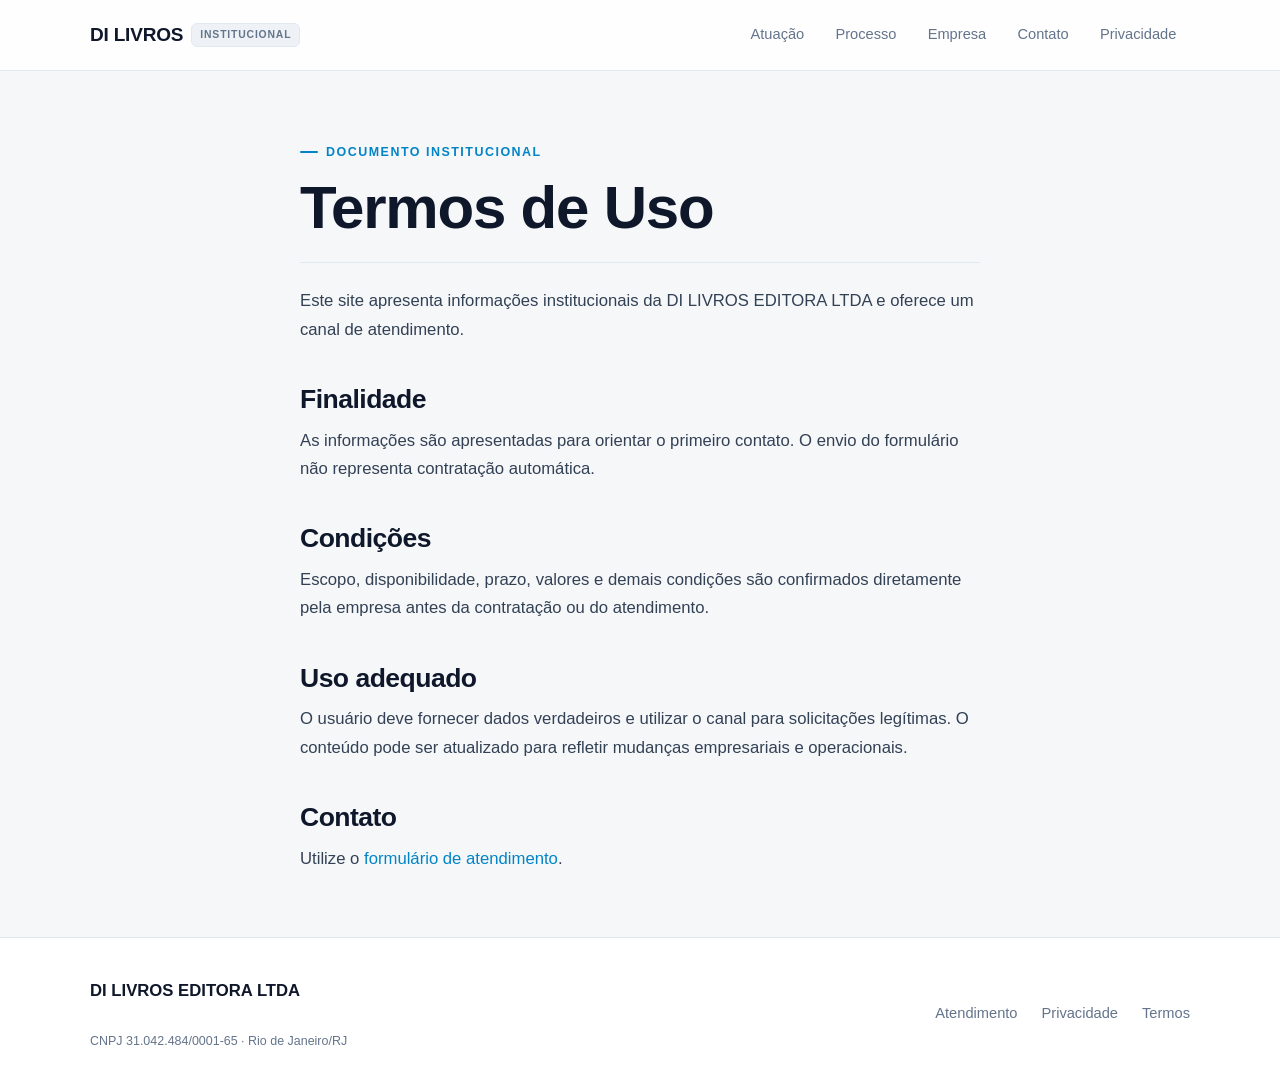
<file: terms.html>
<!doctype html><html lang="pt-BR"><head><meta charset="utf-8"><meta name="viewport" content="width=device-width,initial-scale=1"><title>Termos | DI LIVROS</title><link rel="stylesheet" href="styles.css"></head><body><header><div class="nav"><a class="brand" href="index.html">DI LIVROS <span>INSTITUCIONAL</span></a><nav><a href="#atuacao">Atuação</a><a href="#processo">Processo</a><a href="#empresa">Empresa</a><a href="#contato">Contato</a><a href="privacy.html">Privacidade</a></nav></div></header><main><article class="wrap legal"><div class="eyebrow">Documento institucional</div><h1>Termos de Uso</h1><p>Este site apresenta informações institucionais da DI LIVROS EDITORA LTDA e oferece um canal de atendimento.</p><h2>Finalidade</h2><p>As informações são apresentadas para orientar o primeiro contato. O envio do formulário não representa contratação automática.</p><h2>Condições</h2><p>Escopo, disponibilidade, prazo, valores e demais condições são confirmados diretamente pela empresa antes da contratação ou do atendimento.</p><h2>Uso adequado</h2><p>O usuário deve fornecer dados verdadeiros e utilizar o canal para solicitações legítimas. O conteúdo pode ser atualizado para refletir mudanças empresariais e operacionais.</p><h2>Contato</h2><p>Utilize o <a href="contact.html">formulário de atendimento</a>.</p></article></main><footer><div class="footer"><div><strong>DI LIVROS EDITORA LTDA</strong><br><small>CNPJ 31.042.484/0001-65 · Rio de Janeiro/RJ</small></div><div class="links"><a href="contact.html">Atendimento</a><a href="privacy.html">Privacidade</a><a href="terms.html">Termos</a></div></div></footer></body></html>
</file>
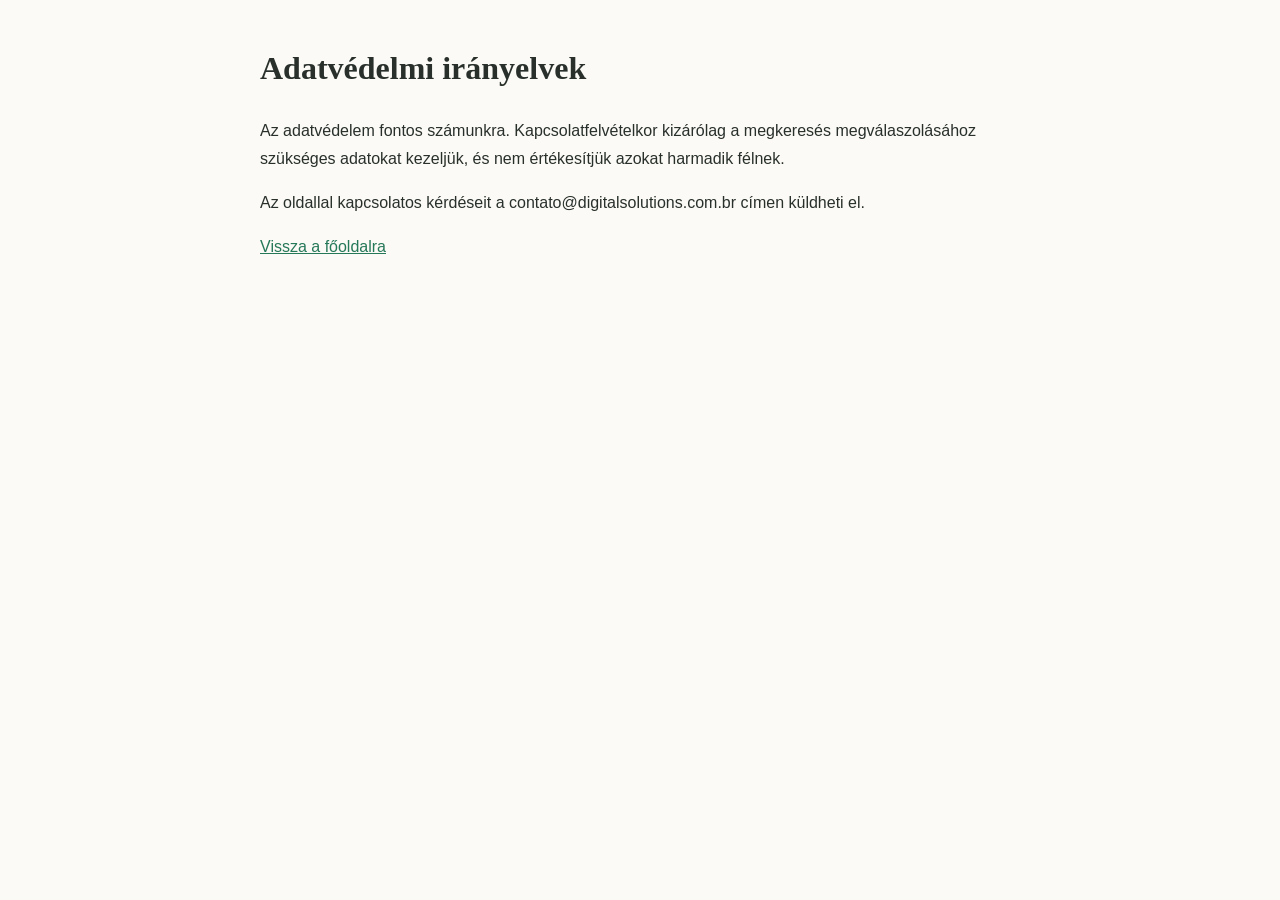
<file: premm/privacy.html>
<!doctype html><html lang="hu"><head><meta charset="utf-8"><meta name="viewport" content="width=device-width,initial-scale=1"><title>Adatvédelmi irányelvek</title><style>body{font-family:Arial,sans-serif;max-width:760px;margin:40px auto;padding:0 16px;line-height:1.75;color:#29302c;background:#fbfaf6}h1{font-family:Georgia,serif}a{color:#26785a}</style></head><body><h1>Adatvédelmi irányelvek</h1><p>Az adatvédelem fontos számunkra. Kapcsolatfelvételkor kizárólag a megkeresés megválaszolásához szükséges adatokat kezeljük, és nem értékesítjük azokat harmadik félnek.</p><p>Az oldallal kapcsolatos kérdéseit a contato@digitalsolutions.com.br címen küldheti el.</p><p><a href="index.html">Vissza a főoldalra</a></p></body></html>
</file>
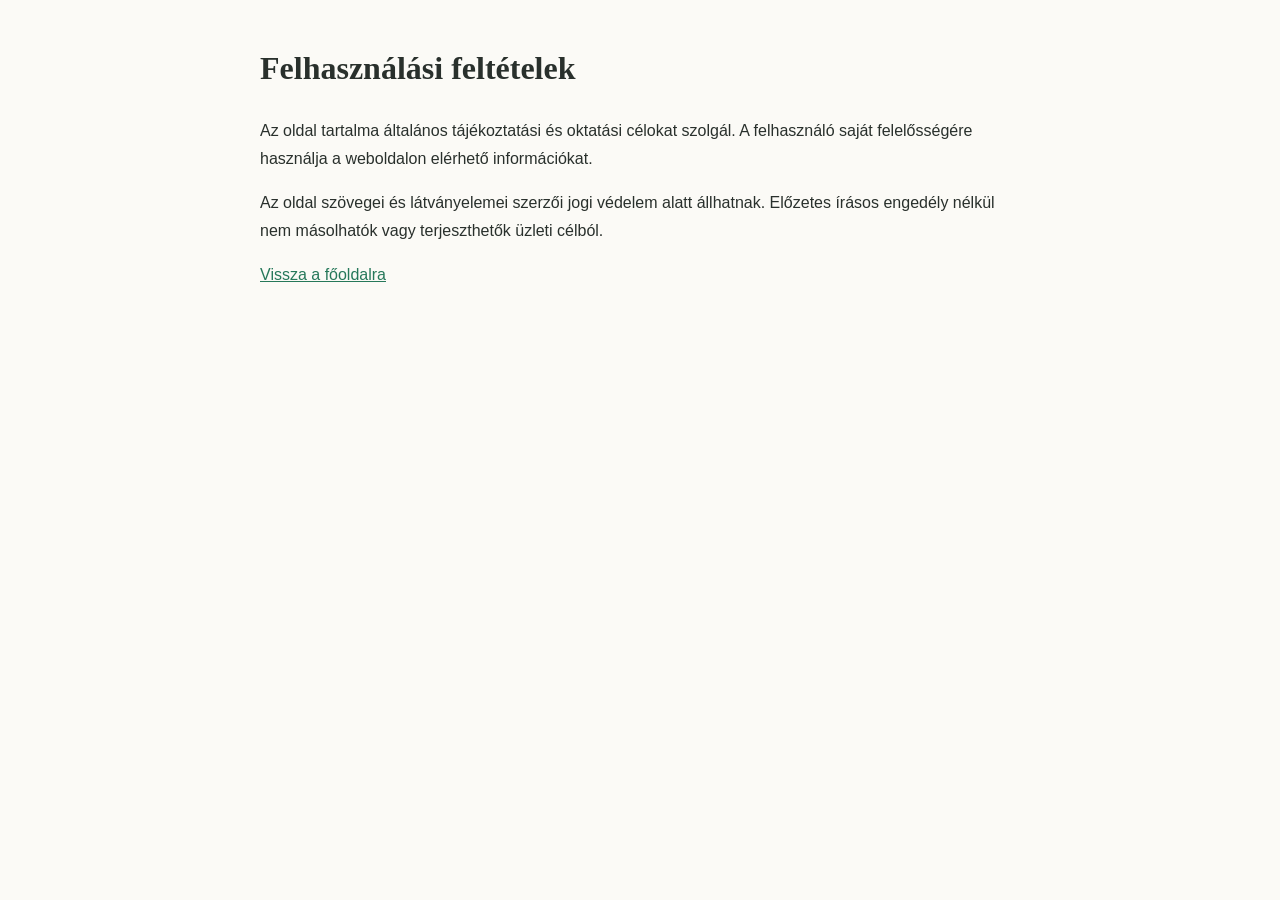
<file: premm/terms.html>
<!doctype html><html lang="hu"><head><meta charset="utf-8"><meta name="viewport" content="width=device-width,initial-scale=1"><title>Felhasználási feltételek</title><style>body{font-family:Arial,sans-serif;max-width:760px;margin:40px auto;padding:0 16px;line-height:1.75;color:#29302c;background:#fbfaf6}h1{font-family:Georgia,serif}a{color:#26785a}</style></head><body><h1>Felhasználási feltételek</h1><p>Az oldal tartalma általános tájékoztatási és oktatási célokat szolgál. A felhasználó saját felelősségére használja a weboldalon elérhető információkat.</p><p>Az oldal szövegei és látványelemei szerzői jogi védelem alatt állhatnak. Előzetes írásos engedély nélkül nem másolhatók vagy terjeszthetők üzleti célból.</p><p><a href="index.html">Vissza a főoldalra</a></p></body></html>
</file>
<file: styles.css>
/* ==========================================================================
   TEMPLATE INSTITUCIONAL — SISTEMA DE CSS
   Base reutilizável para sites institucionais (MASSIMUS CONSULTING e outros)
   Estrutura: 1) Tokens  2) Reset  3) Tipografia  4) Layout  5) Componentes
              6) Seções específicas  7) Responsivo  8) Utilidades
   ========================================================================== */

/* --------------------------------------------------------------------------
   1) DESIGN TOKENS — troque estas variáveis para adaptar a marca de cada
   novo site sem precisar reescrever regras abaixo.
   -------------------------------------------------------------------------- */
:root {
  /* Cores base */
  --color-bg: #f6f7f9;
  --color-surface: #ffffff;
  --color-surface-hover: #f1f5f9;
  --color-ink: #0f172a;
  --color-ink-soft: #334155;
  --color-muted: #64748b;
  --color-muted-light: #94a3b8;
  --color-border: #e2e8f0;
  --color-border-strong: #cbd5e1;

  /* Marca / destaque */
  --color-primary: #0f172a;
  --color-primary-hover: #1e293b;
  --color-primary-light: #eef2f7;
  --color-accent: #0284c7;
  --color-accent-hover: #0369a1;
  --color-accent-light: #e0f2fe;

  /* Semânticas (usadas em formulários / mensagens de estado) */
  --color-success: #16a34a;
  --color-success-light: #dcfce7;
  --color-error: #dc2626;
  --color-error-light: #fee2e2;

  /* Tipografia */
  --font-sans: "Inter", -apple-system, BlinkMacSystemFont, "Segoe UI", Roboto,
    "Helvetica Neue", Arial, sans-serif;

  --fs-xs: clamp(0.72rem, 0.7rem + 0.1vw, 0.78rem);
  --fs-sm: clamp(0.85rem, 0.82rem + 0.12vw, 0.9375rem);
  --fs-base: clamp(0.9375rem, 0.9rem + 0.18vw, 1.0625rem);
  --fs-md: clamp(1.0625rem, 1rem + 0.25vw, 1.1875rem);
  --fs-lg: clamp(1.15rem, 1.08rem + 0.3vw, 1.375rem);
  --fs-xl: clamp(1.35rem, 1.22rem + 0.55vw, 1.75rem);
  --fs-2xl: clamp(1.6rem, 1.4rem + 0.9vw, 2.125rem);
  --fs-3xl: clamp(2rem, 1.65rem + 1.6vw, 2.875rem);
  --fs-4xl: clamp(2.4rem, 1.85rem + 2.5vw, 3.75rem);

  --lh-tight: 1.15;
  --lh-normal: 1.5;
  --lh-relaxed: 1.7;

  --fw-normal: 400;
  --fw-medium: 500;
  --fw-semibold: 600;
  --fw-bold: 700;
  --fw-extrabold: 800;

  /* Espaçamento */
  --space-1: 0.25rem;
  --space-2: 0.5rem;
  --space-3: 0.75rem;
  --space-4: 1rem;
  --space-5: 1.25rem;
  --space-6: 1.5rem;
  --space-8: 2rem;
  --space-10: 2.5rem;
  --space-12: 3rem;
  --space-16: 4rem;
  --space-20: 5rem;
  --space-24: 6rem;

  /* Layout */
  --max-width: 1180px;
  --max-width-narrow: 760px;
  --gutter: clamp(1.25rem, 4vw, 2.5rem);

  /* Bordas */
  --radius-sm: 6px;
  --radius-md: 10px;
  --radius-lg: 16px;
  --radius-xl: 22px;
  --radius-full: 9999px;

  /* Sombras */
  --shadow-xs: 0 1px 2px rgba(15, 23, 42, 0.05);
  --shadow-sm: 0 1px 3px rgba(15, 23, 42, 0.06), 0 1px 2px rgba(15, 23, 42, 0.04);
  --shadow-md: 0 6px 16px -4px rgba(15, 23, 42, 0.10), 0 2px 6px -2px rgba(15, 23, 42, 0.05);
  --shadow-lg: 0 20px 35px -12px rgba(15, 23, 42, 0.18);

  /* Transições */
  --transition-fast: 150ms cubic-bezier(0.4, 0, 0.2, 1);
  --transition-base: 250ms cubic-bezier(0.4, 0, 0.2, 1);

  --z-header: 200;
}

/* --------------------------------------------------------------------------
   2) RESET
   -------------------------------------------------------------------------- */
*, *::before, *::after { box-sizing: border-box; }
* { margin: 0; padding: 0; }

html { scroll-behavior: smooth; -webkit-text-size-adjust: 100%; }

body {
  font-family: var(--font-sans);
  background: var(--color-bg);
  color: var(--color-ink-soft);
  font-size: var(--fs-base);
  font-weight: var(--fw-normal);
  line-height: var(--lh-normal);
  -webkit-font-smoothing: antialiased;
  -moz-osx-font-smoothing: grayscale;
  overflow-x: hidden;
  min-height: 100vh;
  display: flex;
  flex-direction: column;
}

main { flex: 1 0 auto; }

::selection { background: var(--color-accent); color: #fff; }

:focus:not(:focus-visible) { outline: none; }
:focus-visible {
  outline: 2px solid var(--color-accent);
  outline-offset: 2px;
  border-radius: var(--radius-sm);
}

img { max-width: 100%; height: auto; display: block; }

ul, ol { list-style: none; }

button { font-family: inherit; }

input, textarea, button { font-size: inherit; }

/* --------------------------------------------------------------------------
   3) TIPOGRAFIA
   -------------------------------------------------------------------------- */
h1, h2, h3, h4, h5, h6 {
  color: var(--color-ink);
  font-weight: var(--fw-bold);
  line-height: var(--lh-tight);
  letter-spacing: -0.02em;
}

h1 { font-size: var(--fs-4xl); }
h2 { font-size: var(--fs-3xl); }
h3 { font-size: var(--fs-xl); }

p { line-height: var(--lh-relaxed); }

a { color: var(--color-accent); text-decoration: none; transition: color var(--transition-fast); }
a:hover { color: var(--color-accent-hover); }

strong { color: var(--color-ink); font-weight: var(--fw-semibold); }

.eyebrow {
  display: inline-flex;
  align-items: center;
  gap: var(--space-2);
  font-size: var(--fs-xs);
  font-weight: var(--fw-bold);
  text-transform: uppercase;
  letter-spacing: 0.12em;
  color: var(--color-accent);
  margin-bottom: var(--space-3);
}
.eyebrow::before {
  content: "";
  width: 18px;
  height: 2px;
  background: var(--color-accent);
  border-radius: var(--radius-full);
}

/* --------------------------------------------------------------------------
   4) LAYOUT
   -------------------------------------------------------------------------- */
.wrap {
  width: 100%;
  max-width: var(--max-width);
  margin: 0 auto;
  padding: 0 var(--gutter);
}

main > section {
  padding: var(--space-16) 0;
}

.section-head {
  max-width: 640px;
  margin: 0 auto var(--space-12);
  text-align: center;
}
.section-head h2 { margin-bottom: var(--space-3); }
.section-head p { color: var(--color-muted); font-size: var(--fs-md); }

/* --------------------------------------------------------------------------
   5) COMPONENTES REUTILIZÁVEIS
   -------------------------------------------------------------------------- */

/* Botões — combine .btn com .primary ou .secondary */
.btn {
  display: inline-flex;
  align-items: center;
  justify-content: center;
  gap: var(--space-2);
  padding: 0.85rem 1.6rem;
  font-size: var(--fs-sm);
  font-weight: var(--fw-semibold);
  line-height: 1.2;
  border: 1px solid transparent;
  border-radius: var(--radius-md);
  cursor: pointer;
  transition: transform var(--transition-fast), box-shadow var(--transition-fast),
    background-color var(--transition-fast), border-color var(--transition-fast);
  white-space: nowrap;
  user-select: none;
}

.btn.primary {
  background: var(--color-primary);
  color: #fff;
  border-color: var(--color-primary);
  box-shadow: var(--shadow-sm);
}
.btn.primary:hover {
  background: var(--color-primary-hover);
  border-color: var(--color-primary-hover);
  transform: translateY(-2px);
  box-shadow: var(--shadow-md);
}

.btn.secondary {
  background: var(--color-surface);
  color: var(--color-ink);
  border-color: var(--color-border-strong);
}
.btn.secondary:hover {
  background: var(--color-surface-hover);
  border-color: var(--color-muted);
  transform: translateY(-2px);
}

/* Cartão base — usado por .item, .datum, .stamp */
.card-base {
  background: var(--color-surface);
  border: 1px solid var(--color-border);
  border-radius: var(--radius-lg);
  box-shadow: var(--shadow-sm);
}

/* --------------------------------------------------------------------------
   6) CABEÇALHO / NAVEGAÇÃO
   header > .nav > (.brand, nav > a)
   -------------------------------------------------------------------------- */
header {
  position: sticky;
  top: 0;
  z-index: var(--z-header);
  background: rgba(255, 255, 255, 0.85);
  backdrop-filter: blur(10px) saturate(160%);
  -webkit-backdrop-filter: blur(10px) saturate(160%);
  border-bottom: 1px solid var(--color-border);
}

.nav {
  width: 100%;
  max-width: var(--max-width);
  margin: 0 auto;
  padding: var(--space-4) var(--gutter);
  display: flex;
  flex-wrap: wrap;
  align-items: center;
  justify-content: space-between;
  gap: var(--space-3) var(--space-6);
}

.brand {
  display: inline-flex;
  align-items: center;
  gap: var(--space-2);
  font-size: var(--fs-md);
  font-weight: var(--fw-extrabold);
  color: var(--color-ink);
  letter-spacing: -0.01em;
  white-space: nowrap;
}
.brand:hover { color: var(--color-ink); }
.brand span {
  font-size: 0.65rem;
  font-weight: var(--fw-bold);
  text-transform: uppercase;
  letter-spacing: 0.08em;
  color: var(--color-muted);
  background: var(--color-primary-light);
  border: 1px solid var(--color-border);
  padding: 0.2rem 0.5rem;
  border-radius: var(--radius-sm);
  white-space: nowrap;
}

.nav nav {
  display: flex;
  flex-wrap: wrap;
  align-items: center;
  gap: var(--space-1);
}
.nav nav a {
  display: inline-block;
  padding: 0.5rem 0.85rem;
  font-size: var(--fs-sm);
  font-weight: var(--fw-medium);
  color: var(--color-muted);
  border-radius: var(--radius-md);
  transition: all var(--transition-fast);
}
.nav nav a:hover {
  color: var(--color-ink);
  background: var(--color-surface-hover);
}

/* --------------------------------------------------------------------------
   7) HERO — section.hero > (div de conteúdo, div.hero-media)
   -------------------------------------------------------------------------- */
.hero {
  width: 100%;
  max-width: var(--max-width);
  margin: 0 auto;
  padding: var(--space-20) var(--gutter) var(--space-16);
  display: grid;
  grid-template-columns: 1.05fr 0.95fr;
  align-items: center;
  gap: var(--space-12);
}

.hero h1 {
  margin-bottom: var(--space-5);
}

.hero > div:not(.hero-media) > p {
  font-size: var(--fs-md);
  color: var(--color-muted);
  max-width: 46ch;
  margin-bottom: var(--space-8);
}

.actions {
  display: flex;
  flex-wrap: wrap;
  gap: var(--space-3);
}

.hero-media {
  position: relative;
}

.hero-media img {
  width: 100%;
  aspect-ratio: 4 / 3;
  object-fit: cover;
  border-radius: var(--radius-xl);
  box-shadow: var(--shadow-lg);
  border: 1px solid var(--color-border);
}

.stamp {
  position: absolute;
  right: var(--space-6);
  bottom: calc(-1 * var(--space-8));
  max-width: min(300px, calc(100% - 2 * var(--space-6)));
  background: var(--color-surface);
  border: 1px solid var(--color-border);
  border-radius: var(--radius-lg);
  padding: var(--space-5);
  box-shadow: var(--shadow-lg);
}
.stamp strong {
  display: block;
  font-size: var(--fs-base);
  margin-bottom: var(--space-1);
}
.stamp small {
  display: block;
  font-size: var(--fs-sm);
  color: var(--color-muted);
  line-height: var(--lh-relaxed);
}

/* --------------------------------------------------------------------------
   8) ATUAÇÃO — .grid > .item
   -------------------------------------------------------------------------- */
.grid {
  display: grid;
  grid-template-columns: repeat(auto-fit, minmax(260px, 1fr));
  gap: var(--space-6);
}

.item {
  background: var(--color-surface);
  border: 1px solid var(--color-border);
  border-top: 3px solid var(--color-accent);
  border-radius: var(--radius-lg);
  padding: var(--space-8);
  box-shadow: var(--shadow-sm);
  transition: transform var(--transition-base), box-shadow var(--transition-base);
}
.item:hover {
  transform: translateY(-4px);
  box-shadow: var(--shadow-md);
}
.item h3 {
  font-size: var(--fs-lg);
  margin-bottom: var(--space-2);
}
.item p {
  color: var(--color-muted);
  font-size: var(--fs-sm);
  margin: 0;
}

/* --------------------------------------------------------------------------
   9) PROCESSO — .wrap.split > (div, .steps > .step)
   -------------------------------------------------------------------------- */
.split {
  display: grid;
  grid-template-columns: 1fr 1fr;
  gap: var(--space-12);
  align-items: center;
}

.split > div:first-child p {
  color: var(--color-muted);
  font-size: var(--fs-md);
  max-width: 42ch;
}

.steps {
  display: flex;
  flex-direction: column;
  gap: var(--space-6);
}

.step {
  display: flex;
  align-items: flex-start;
  gap: var(--space-5);
}

.step > b {
  flex-shrink: 0;
  width: 46px;
  height: 46px;
  display: flex;
  align-items: center;
  justify-content: center;
  font-size: var(--fs-sm);
  font-weight: var(--fw-bold);
  color: var(--color-ink);
  background: var(--color-surface);
  border: 2px solid var(--color-border);
  border-radius: var(--radius-full);
  box-shadow: var(--shadow-xs);
  transition: all var(--transition-fast);
}
.step:hover > b {
  background: var(--color-primary);
  border-color: var(--color-primary);
  color: #fff;
}

.step h3 {
  font-size: var(--fs-lg);
  margin-bottom: var(--space-1);
}
.step p {
  color: var(--color-muted);
  font-size: var(--fs-sm);
  margin: 0;
}

/* --------------------------------------------------------------------------
   10) CONTATO — section.notice > .wrap > (.section-head, form.contact-form)
   -------------------------------------------------------------------------- */
.notice {
  background: var(--color-surface);
  border-top: 1px solid var(--color-border);
  border-bottom: 1px solid var(--color-border);
  position: relative;
}
.notice::before {
  content: "";
  position: absolute;
  top: 0;
  left: 0;
  width: 100%;
  height: 4px;
  background: linear-gradient(90deg, var(--color-accent), var(--color-primary));
}

.contact-form {
  display: grid;
  gap: var(--space-5);
  max-width: 560px;
  margin: 0 auto;
}

.contact-form label {
  display: grid;
  gap: var(--space-2);
  font-size: var(--fs-sm);
  font-weight: var(--fw-semibold);
  color: var(--color-ink);
}

.contact-form input[type="text"],
.contact-form input[type="email"],
.contact-form textarea {
  width: 100%;
  padding: 0.8rem 1rem;
  font-family: inherit;
  font-size: var(--fs-sm);
  font-weight: var(--fw-normal);
  color: var(--color-ink);
  background: var(--color-bg);
  border: 1px solid var(--color-border-strong);
  border-radius: var(--radius-md);
  transition: all var(--transition-fast);
}
.contact-form input[type="text"]:hover,
.contact-form input[type="email"]:hover,
.contact-form textarea:hover { border-color: var(--color-muted); }

.contact-form input[type="text"]:focus,
.contact-form input[type="email"]:focus,
.contact-form textarea:focus {
  outline: none;
  background: var(--color-surface);
  border-color: var(--color-accent);
  box-shadow: 0 0 0 4px var(--color-accent-light);
}

.contact-form textarea { min-height: 130px; resize: vertical; }

.contact-form .btn { margin-top: var(--space-2); justify-self: start; }

/* --------------------------------------------------------------------------
   11) EMPRESA — .data > .datum
   -------------------------------------------------------------------------- */
.data {
  display: grid;
  grid-template-columns: repeat(auto-fit, minmax(230px, 1fr));
  gap: var(--space-4);
}

.datum {
  background: var(--color-surface);
  border: 1px solid var(--color-border);
  border-radius: var(--radius-md);
  padding: var(--space-5);
  transition: all var(--transition-fast);
}
.datum:hover {
  border-color: var(--color-border-strong);
  box-shadow: var(--shadow-sm);
}
.datum label {
  display: block;
  font-size: var(--fs-xs);
  font-weight: var(--fw-bold);
  text-transform: uppercase;
  letter-spacing: 0.07em;
  color: var(--color-muted);
  margin-bottom: var(--space-2);
}
.datum strong {
  display: block;
  font-size: var(--fs-sm);
  font-weight: var(--fw-medium);
  color: var(--color-ink);
  line-height: var(--lh-normal);
}

/* --------------------------------------------------------------------------
   12) PÁGINAS LEGAIS — article.wrap.legal
   -------------------------------------------------------------------------- */
.legal {
  max-width: var(--max-width-narrow);
  padding-top: var(--space-16);
  padding-bottom: var(--space-16);
}
.legal h1 {
  margin-bottom: var(--space-6);
  padding-bottom: var(--space-5);
  border-bottom: 1px solid var(--color-border);
}
.legal h2 {
  font-size: var(--fs-xl);
  margin-top: var(--space-10);
  margin-bottom: var(--space-3);
}
.legal p { margin-bottom: var(--space-4); color: var(--color-ink-soft); }
.legal p:last-child { margin-bottom: 0; }
.legal .contact-form { margin: var(--space-8) 0 0; }

/* --------------------------------------------------------------------------
   13) RODAPÉ — footer > .footer > (div, .links)
   -------------------------------------------------------------------------- */
footer {
  border-top: 1px solid var(--color-border);
  background: var(--color-surface);
}

.footer {
  width: 100%;
  max-width: var(--max-width);
  margin: 0 auto;
  padding: var(--space-10) var(--gutter);
  display: flex;
  flex-wrap: wrap;
  align-items: center;
  justify-content: space-between;
  gap: var(--space-5);
}

.footer strong {
  display: block;
  font-size: var(--fs-base);
  color: var(--color-ink);
}
.footer small {
  display: block;
  margin-top: var(--space-1);
  font-size: var(--fs-xs);
  color: var(--color-muted);
}

.links {
  display: flex;
  flex-wrap: wrap;
  gap: var(--space-2) var(--space-6);
}
.links a {
  font-size: var(--fs-sm);
  font-weight: var(--fw-medium);
  color: var(--color-muted);
}
.links a:hover { color: var(--color-ink); }

/* --------------------------------------------------------------------------
   14) RESPONSIVO
   -------------------------------------------------------------------------- */
@media (max-width: 1024px) {
  .hero { grid-template-columns: 1fr; gap: var(--space-10); padding-top: var(--space-16); }
  .hero > div:not(.hero-media) { text-align: center; }
  .hero > div:not(.hero-media) > p { margin-left: auto; margin-right: auto; }
  .actions { justify-content: center; }
  .hero-media { order: -1; max-width: 480px; margin: 0 auto; }
  .stamp { position: static; margin: var(--space-6) auto 0; }

  .split { grid-template-columns: 1fr; gap: var(--space-8); }
  .split > div:first-child { text-align: center; }
  .split > div:first-child p { margin-left: auto; margin-right: auto; }
  .eyebrow { justify-content: center; }
}

@media (max-width: 720px) {
  .nav { justify-content: center; text-align: center; }
  .nav nav { justify-content: center; }

  main > section { padding: var(--space-12) 0; }
  .section-head { margin-bottom: var(--space-8); }

  .footer { flex-direction: column; text-align: center; }
  .links { justify-content: center; }
}

@media (max-width: 480px) {
  .actions { flex-direction: column; align-items: stretch; }
  .actions .btn { width: 100%; }
  .item, .notice, .datum { padding: var(--space-6); }
  .step { gap: var(--space-4); }
}

/* --------------------------------------------------------------------------
   15) UTILIDADES
   -------------------------------------------------------------------------- */
.sr-only {
  position: absolute; width: 1px; height: 1px; padding: 0; margin: -1px;
  overflow: hidden; clip: rect(0, 0, 0, 0); white-space: nowrap; border: 0;
}
.text-center { text-align: center; }
</file>
